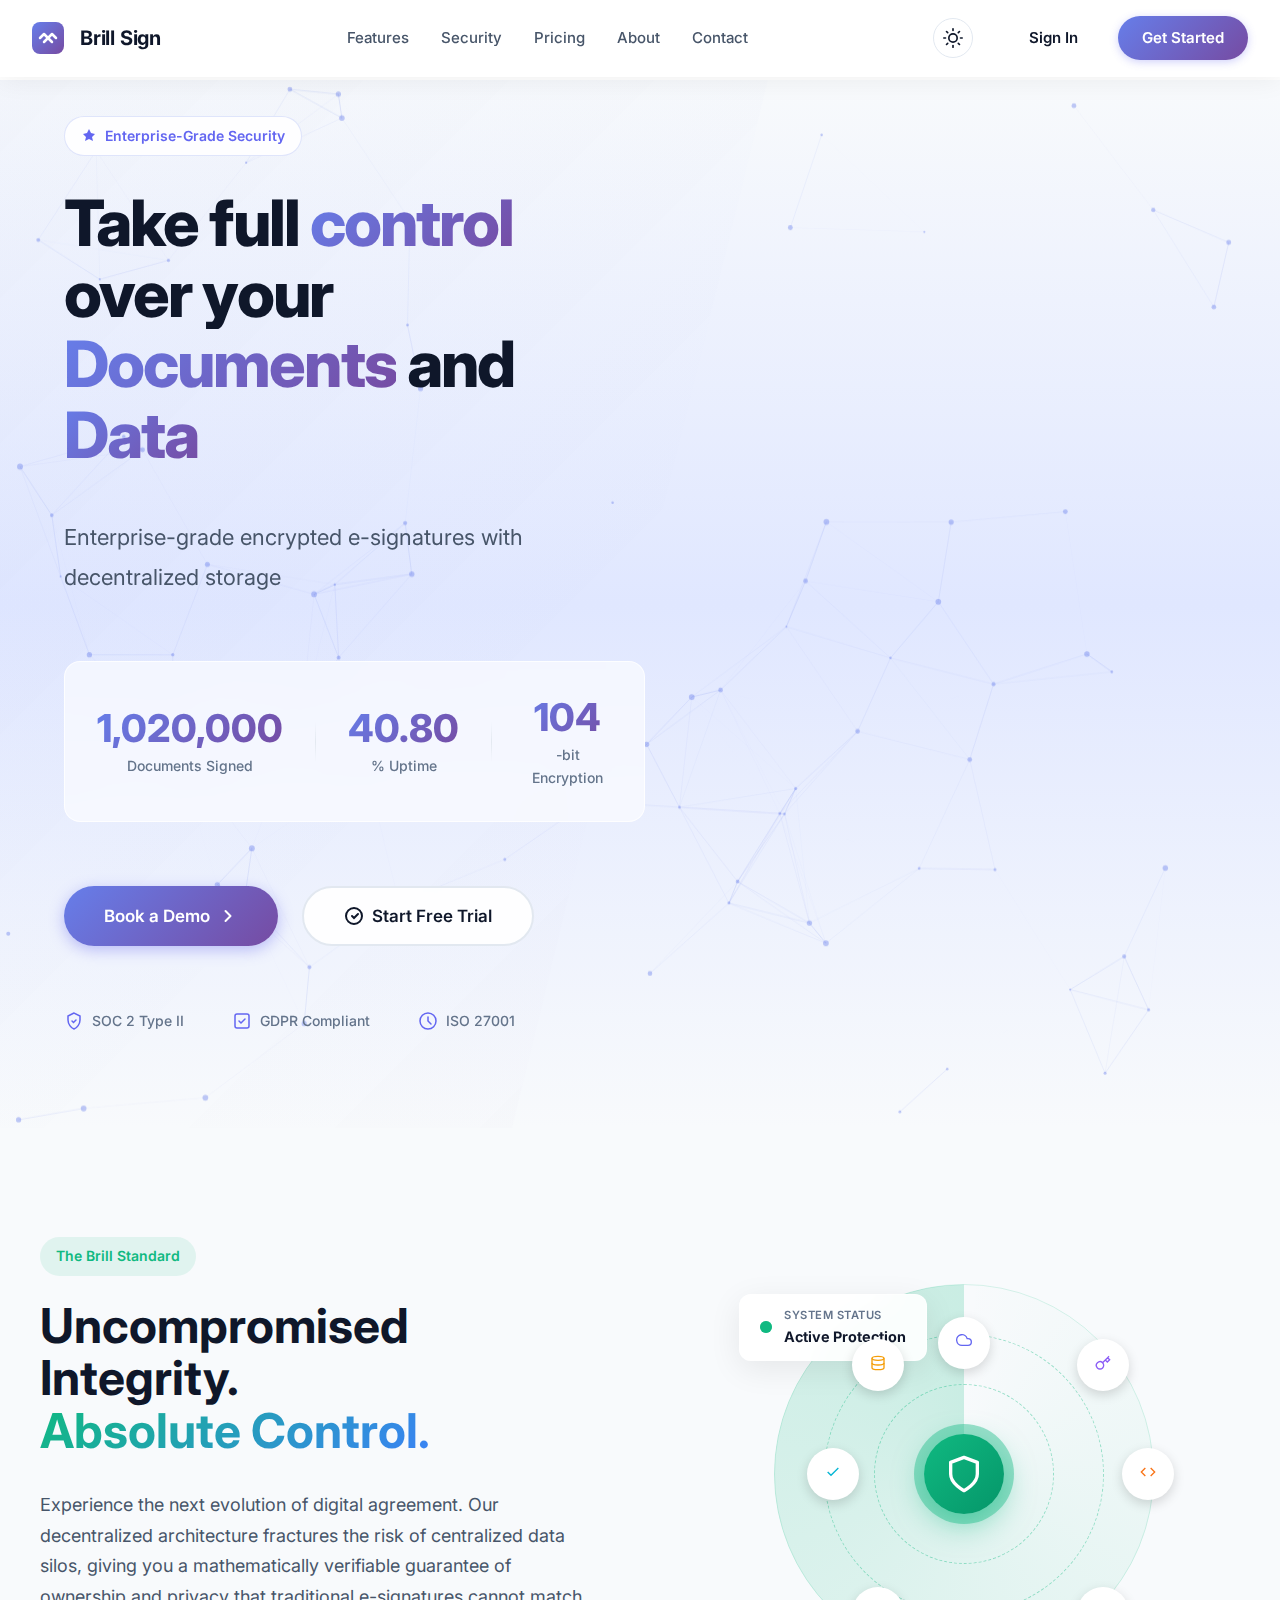
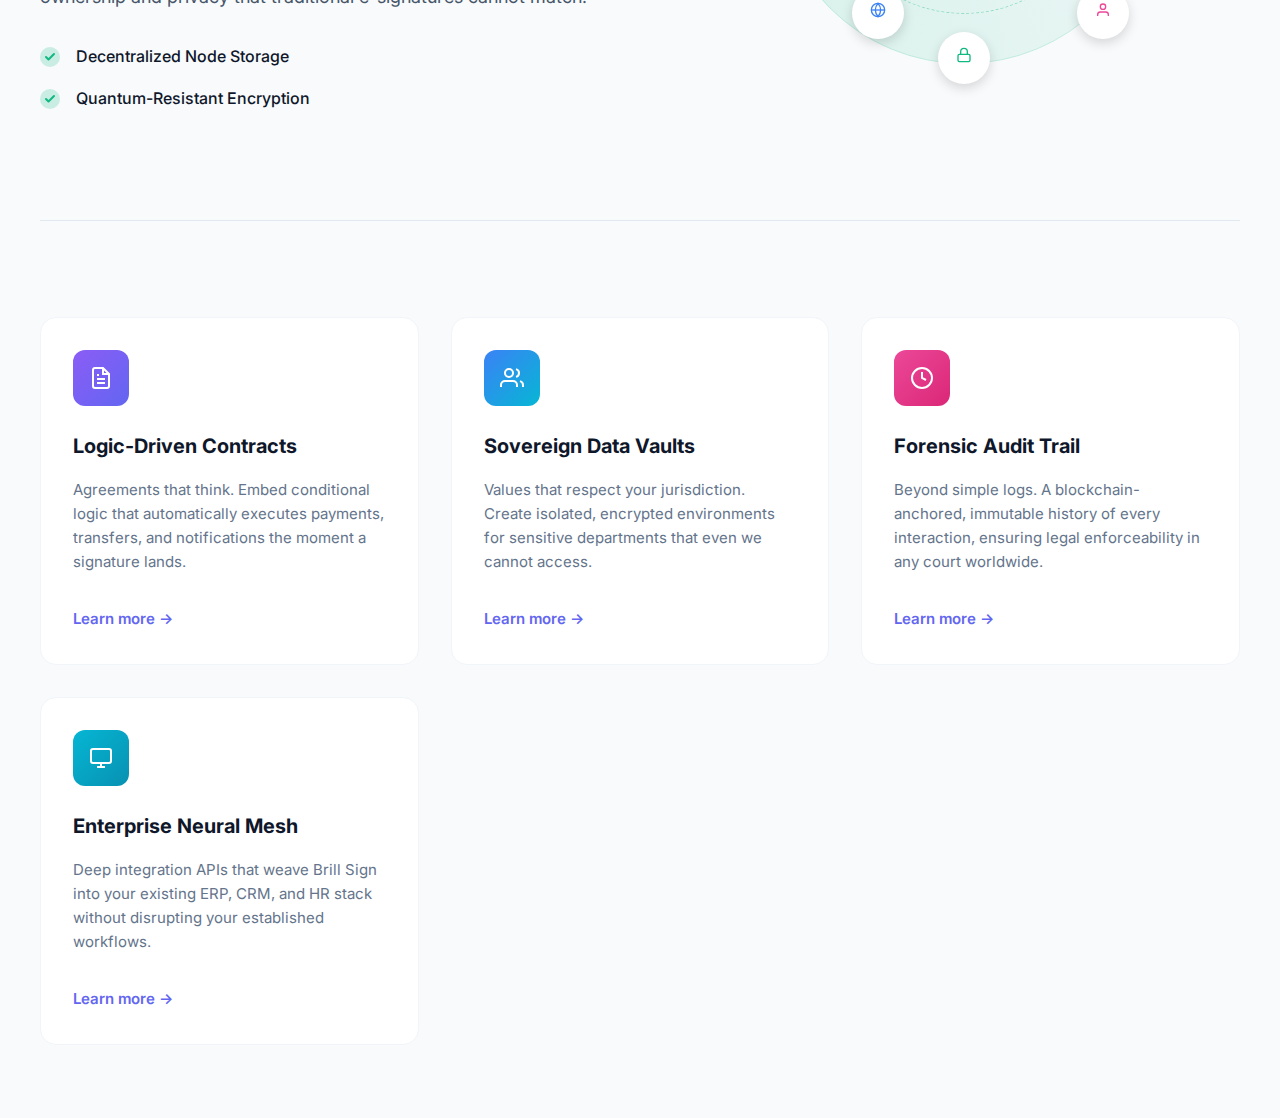
<file: Brill Sign/index.html>
<!DOCTYPE html>
<html lang="en">

<head>
    <meta charset="UTF-8">
    <meta name="viewport" content="width=device-width, initial-scale=1.0">
    <title>Brill Sign - Enterprise-Grade E-Signatures</title>
    <meta name="description"
        content="Enterprise-grade encrypted e-signatures with decentralized storage — built for critical business documents.">
    <link rel="preconnect" href="https://fonts.googleapis.com">
    <link rel="preconnect" href="https://fonts.gstatic.com" crossorigin>
    <link href="https://fonts.googleapis.com/css2?family=Inter:wght@300;400;500;600;700;800&display=swap"
        rel="stylesheet">
    <link rel="stylesheet" href="styles.css">
</head>

<body>
    <!-- Navbar -->
    <nav class="navbar">
        <div class="navbar-container">
            <!-- Logo -->
            <a href="#" class="navbar-logo">
                <svg width="32" height="32" viewBox="0 0 32 32" fill="none">
                    <rect width="32" height="32" rx="8" fill="url(#logo-gradient)" />
                    <path d="M8 16L12 12L16 16L20 12L24 16" stroke="white" stroke-width="2.5" stroke-linecap="round"
                        stroke-linejoin="round" />
                    <path d="M12 20L16 16L20 20" stroke="white" stroke-width="2.5" stroke-linecap="round"
                        stroke-linejoin="round" />
                    <defs>
                        <linearGradient id="logo-gradient" x1="0" y1="0" x2="32" y2="32" gradientUnits="userSpaceOnUse">
                            <stop stop-color="#667eea" />
                            <stop offset="1" stop-color="#764ba2" />
                        </linearGradient>
                    </defs>
                </svg>
                <span class="navbar-brand">Brill Sign</span>
            </a>

            <!-- Desktop Navigation -->
            <ul class="navbar-menu">
                <li><a href="#features" class="navbar-link">Features</a></li>
                <li><a href="#security" class="navbar-link">Security</a></li>
                <li><a href="#pricing" class="navbar-link">Pricing</a></li>
                <li><a href="#about" class="navbar-link">About</a></li>
                <li><a href="#contact" class="navbar-link">Contact</a></li>
            </ul>

            <!-- CTA Buttons -->
            <div class="navbar-actions">
                <button class="theme-toggle" aria-label="Toggle Dark Mode">
                    <svg class="sun-icon" width="20" height="20" viewBox="0 0 24 24" fill="none" stroke="currentColor"
                        stroke-width="2" stroke-linecap="round" stroke-linejoin="round">
                        <circle cx="12" cy="12" r="5"></circle>
                        <line x1="12" y1="1" x2="12" y2="3"></line>
                        <line x1="12" y1="21" x2="12" y2="23"></line>
                        <line x1="4.22" y1="4.22" x2="5.64" y2="5.64"></line>
                        <line x1="18.36" y1="18.36" x2="19.78" y2="19.78"></line>
                        <line x1="1" y1="12" x2="3" y2="12"></line>
                        <line x1="21" y1="12" x2="23" y2="12"></line>
                        <line x1="4.22" y1="19.78" x2="5.64" y2="18.36"></line>
                        <line x1="18.36" y1="5.64" x2="19.78" y2="4.22"></line>
                    </svg>
                    <svg class="moon-icon" width="20" height="20" viewBox="0 0 24 24" fill="none" stroke="currentColor"
                        stroke-width="2" stroke-linecap="round" stroke-linejoin="round">
                        <path d="M21 12.79A9 9 0 1 1 11.21 3 7 7 0 0 0 21 12.79z"></path>
                    </svg>
                </button>

                <a href="#login" class="navbar-btn navbar-btn-secondary">Sign In</a>
                <a href="#signup" class="navbar-btn navbar-btn-primary">Get Started</a>
            </div>

            <!-- Mobile Menu Toggle -->
            <button class="mobile-menu-toggle" aria-label="Toggle menu">
                <span class="hamburger-line"></span>
                <span class="hamburger-line"></span>
                <span class="hamburger-line"></span>
            </button>
        </div>

        <!-- Mobile Menu -->
        <div class="mobile-menu">
            <ul class="mobile-menu-list">
                <li><a href="#features" class="mobile-menu-link">Features</a></li>
                <li><a href="#security" class="mobile-menu-link">Security</a></li>
                <li><a href="#pricing" class="mobile-menu-link">Pricing</a></li>
                <li><a href="#about" class="mobile-menu-link">About</a></li>
                <li><a href="#contact" class="mobile-menu-link">Contact</a></li>
                <li class="mobile-menu-divider"></li>
                <li><a href="#login" class="mobile-menu-link">Sign In</a></li>
                <li><a href="#signup" class="mobile-menu-link mobile-menu-cta">Get Started</a></li>
            </ul>
        </div>
    </nav>

    <!-- Hero Section - Unique Design -->
    <section class="hero-unique">
        <!-- Particle Network Background -->
        <canvas id="particleCanvas" class="particle-canvas"></canvas>

        <!-- Diagonal Split Background -->
        <div class="diagonal-split"></div>

        <!-- Hero Container -->
        <div class="hero-container-unique">
            <!-- Main Content Area -->
            <div class="hero-content-main">
                <!-- Animated Badge -->
                <div class="hero-badge">
                    <svg width="16" height="16" viewBox="0 0 16 16" fill="none">
                        <path d="M8 1L10 5L14 6L11 9L12 13L8 11L4 13L5 9L2 6L6 5L8 1Z" fill="currentColor" />
                    </svg>
                    <span>Enterprise-Grade Security</span>
                </div>

                <!-- Main Headline with Split Treatment -->
                <h1 class="hero-title-unique">
                    <span class="title-line">
                        <span class="title-word" data-word="Take">Take</span>
                        <span class="title-word" data-word="full">full</span>
                        <span class="title-word gradient-word" data-word="control">control</span>
                    </span>
                    <span class="title-line">
                        <span class="title-word" data-word="over">over</span>
                        <span class="title-word" data-word="your">your</span>
                    </span>
                    <span class="title-line">
                        <span class="title-word gradient-word" data-word="Documents">Documents</span>
                        <span class="title-word" data-word="and">and</span>
                        <span class="title-word gradient-word" data-word="Data">Data</span>
                    </span>
                </h1>

                <!-- Morphing Subtitle -->
                <div class="hero-subtitle-unique">
                    <p class="subtitle-text">
                        <span class="morphing-text"
                            data-texts='["Enterprise-grade encrypted e-signatures with decentralized storage", "Built for critical business documents that demand security", "Trusted by Fortune 500 companies worldwide", "Blockchain-verified signatures with military-grade encryption"]'>
                            Enterprise-grade encrypted e-signatures with decentralized storage
                        </span>
                    </p>
                </div>

                <!-- Live Statistics -->
                <div class="hero-stats">
                    <div class="stat-item">
                        <div class="stat-number" data-target="2500000">0</div>
                        <div class="stat-label">Documents Signed</div>
                    </div>
                    <div class="stat-divider"></div>
                    <div class="stat-item">
                        <div class="stat-number" data-target="99.99">0</div>
                        <div class="stat-label">% Uptime</div>
                    </div>
                    <div class="stat-divider"></div>
                    <div class="stat-item">
                        <div class="stat-number" data-target="256">0</div>
                        <div class="stat-label">-bit Encryption</div>
                    </div>
                </div>

                <!-- CTA Buttons -->
                <div class="hero-cta-unique">
                    <button class="btn-unique btn-primary-unique">
                        <span>Book a Demo</span>
                        <svg class="btn-arrow" width="20" height="20" viewBox="0 0 20 20" fill="none">
                            <path d="M7.5 15L12.5 10L7.5 5" stroke="currentColor" stroke-width="2"
                                stroke-linecap="round" stroke-linejoin="round" />
                        </svg>
                    </button>
                    <button class="btn-unique btn-secondary-unique">
                        <svg width="20" height="20" viewBox="0 0 20 20" fill="none">
                            <circle cx="10" cy="10" r="8" stroke="currentColor" stroke-width="2" />
                            <path d="M8 10L10 12L14 8" stroke="currentColor" stroke-width="2" stroke-linecap="round" />
                        </svg>
                        <span>Start Free Trial</span>
                    </button>
                </div>

                <!-- Security Badges -->
                <div class="security-badges">
                    <div class="badge-item">
                        <svg width="20" height="20" viewBox="0 0 20 20" fill="none">
                            <path d="M10 2L4 5V9C4 13 7 17 10 18C13 17 16 13 16 9V5L10 2Z" stroke="currentColor"
                                stroke-width="1.5" />
                            <path d="M8 10L9.5 11.5L12 9" stroke="currentColor" stroke-width="1.5"
                                stroke-linecap="round" />
                        </svg>
                        <span>SOC 2 Type II</span>
                    </div>
                    <div class="badge-item">
                        <svg width="20" height="20" viewBox="0 0 20 20" fill="none">
                            <rect x="3" y="3" width="14" height="14" rx="2" stroke="currentColor" stroke-width="1.5" />
                            <path d="M7 10L9 12L13 8" stroke="currentColor" stroke-width="1.5" stroke-linecap="round" />
                        </svg>
                        <span>GDPR Compliant</span>
                    </div>
                    <div class="badge-item">
                        <svg width="20" height="20" viewBox="0 0 20 20" fill="none">
                            <path
                                d="M10 18C14.4183 18 18 14.4183 18 10C18 5.58172 14.4183 2 10 2C5.58172 2 2 5.58172 2 10C2 14.4183 5.58172 18 10 18Z"
                                stroke="currentColor" stroke-width="1.5" />
                            <path d="M10 6V10L13 13" stroke="currentColor" stroke-width="1.5" stroke-linecap="round" />
                        </svg>
                        <span>ISO 27001</span>
                    </div>
                </div>
            </div>

            <!-- Interactive Signature Canvas -->
            <div class="hero-visual-unique">
                <div class="signature-container">
                    <!-- Holographic Document -->
                    <!-- Original 8 Icon Cards -->
                    <div class="floating-icons">
                        <!-- Icon Card 1 - E-Signature -->
                        <div class="icon-card" style="--delay: 0s;">
                            <div class="icon-wrapper icon-purple">
                                <svg width="32" height="32" viewBox="0 0 32 32" fill="none">
                                    <path d="M8 24L12 20L8 16M16 12L20 8L24 12M4 28H28" stroke="currentColor"
                                        stroke-width="2" stroke-linecap="round" stroke-linejoin="round" />
                                    <path d="M14 20C14 20 16 22 18 20C20 18 22 16 22 16" stroke="currentColor"
                                        stroke-width="2" stroke-linecap="round" />
                                </svg>
                            </div>
                            <span>E-Signature</span>
                        </div>

                        <!-- Icon Card 2 - Documents -->
                        <div class="icon-card" style="--delay: 0.2s;">
                            <div class="icon-wrapper icon-blue">
                                <svg width="32" height="32" viewBox="0 0 32 32" fill="none">
                                    <path
                                        d="M20 4H8C6.89543 4 6 4.89543 6 6V26C6 27.1046 6.89543 28 8 28H24C25.1046 28 26 27.1046 26 26V10L20 4Z"
                                        stroke="currentColor" stroke-width="2" stroke-linecap="round"
                                        stroke-linejoin="round" />
                                    <path d="M20 4V10H26M10 16H22M10 20H22M10 12H14" stroke="currentColor"
                                        stroke-width="2" stroke-linecap="round" />
                                </svg>
                            </div>
                            <span>Documents</span>
                        </div>

                        <!-- Icon Card 3 - Cloud Storage -->
                        <div class="icon-card" style="--delay: 0.4s;">
                            <div class="icon-wrapper icon-cyan">
                                <svg width="32" height="32" viewBox="0 0 32 32" fill="none">
                                    <path
                                        d="M24 20C26.2091 20 28 18.2091 28 16C28 13.7909 26.2091 12 24 12C23.8 12 23.6 12.02 23.4 12.04C22.8 8.68 19.8 6 16 6C11.6 6 8 9.6 8 14C8 14.2 8 14.4 8.02 14.6C5.2 15.2 3 17.8 3 21C3 24.3137 5.68629 27 9 27H24"
                                        stroke="currentColor" stroke-width="2" stroke-linecap="round" />
                                </svg>
                            </div>
                            <span>Cloud Storage</span>
                        </div>

                        <!-- Icon Card 4 - Security -->
                        <div class="icon-card" style="--delay: 0.6s;">
                            <div class="icon-wrapper icon-green">
                                <svg width="32" height="32" viewBox="0 0 32 32" fill="none">
                                    <path d="M16 4L6 8V14C6 20 10 26 16 28C22 26 26 20 26 14V8L16 4Z"
                                        stroke="currentColor" stroke-width="2" stroke-linecap="round"
                                        stroke-linejoin="round" />
                                    <path d="M12 16L14.5 18.5L20 13" stroke="currentColor" stroke-width="2"
                                        stroke-linecap="round" stroke-linejoin="round" />
                                </svg>
                            </div>
                            <span>Security</span>
                        </div>

                        <!-- Icon Card 5 - Verification -->
                        <div class="icon-card" style="--delay: 0.8s;">
                            <div class="icon-wrapper icon-orange">
                                <svg width="32" height="32" viewBox="0 0 32 32" fill="none">
                                    <circle cx="16" cy="16" r="10" stroke="currentColor" stroke-width="2" />
                                    <path d="M12 16L14.5 18.5L20 13" stroke="currentColor" stroke-width="2"
                                        stroke-linecap="round" stroke-linejoin="round" />
                                    <path
                                        d="M16 6V4M16 28V26M26 16H28M4 16H6M23.5 8.5L25 7M7 25L8.5 23.5M23.5 23.5L25 25M7 7L8.5 8.5"
                                        stroke="currentColor" stroke-width="2" stroke-linecap="round" />
                                </svg>
                            </div>
                            <span>Verification</span>
                        </div>

                        <!-- Icon Card 6 - Analytics -->
                        <div class="icon-card" style="--delay: 1s;">
                            <div class="icon-wrapper icon-pink">
                                <svg width="32" height="32" viewBox="0 0 32 32" fill="none">
                                    <path d="M4 26H28M8 22V14M14 22V10M20 22V16M26 22V12" stroke="currentColor"
                                        stroke-width="2" stroke-linecap="round" stroke-linejoin="round" />
                                </svg>
                            </div>
                            <span>Analytics</span>
                        </div>

                        <!-- Icon Card 7 - Blockchain -->
                        <div class="icon-card" style="--delay: 1.2s;">
                            <div class="icon-wrapper icon-indigo">
                                <svg width="32" height="32" viewBox="0 0 32 32" fill="none">
                                    <rect x="6" y="6" width="8" height="8" stroke="currentColor" stroke-width="2" />
                                    <rect x="18" y="6" width="8" height="8" stroke="currentColor" stroke-width="2" />
                                    <rect x="6" y="18" width="8" height="8" stroke="currentColor" stroke-width="2" />
                                    <rect x="18" y="18" width="8" height="8" stroke="currentColor" stroke-width="2" />
                                    <path d="M14 10H18M14 22H18M10 14V18M22 14V18" stroke="currentColor"
                                        stroke-width="2" />
                                </svg>
                            </div>
                            <span>Blockchain</span>
                        </div>

                        <!-- Icon Card 8 - Privacy -->
                        <div class="icon-card" style="--delay: 1.4s;">
                            <div class="icon-wrapper icon-teal">
                                <svg width="32" height="32" viewBox="0 0 32 32" fill="none">
                                    <rect x="8" y="14" width="16" height="12" rx="2" stroke="currentColor"
                                        stroke-width="2" />
                                    <path d="M12 14V10C12 7.79086 13.7909 6 16 6C18.2091 6 20 7.79086 20 10V14M16 19V21"
                                        stroke="currentColor" stroke-width="2" stroke-linecap="round" />
                                </svg>
                            </div>
                            <span>Privacy</span>
                        </div>
                    </div>
                </div>
            </div>
        </div>

    </section>

    <!-- Trust Ecosystem Section -->
    <section class="trust-ecosystem" id="features">
        <div class="ecosystem-container">
            <!-- Part 1: Trust Core Spotlight -->
            <div class="ecosystem-spotlight">
                <div class="spotlight-content">
                    <div class="spotlight-badge">The Brill Standard</div>
                    <h2 class="spotlight-title">Uncompromised Integrity.<br><span class="gradient-text">Absolute
                            Control.</span>
                    </h2>
                    <p class="spotlight-text">
                        Experience the next evolution of digital agreement. Our decentralized architecture fractures the
                        risk of centralized data silos, giving you a mathematically verifiable guarantee of ownership
                        and privacy that traditional e-signatures cannot match.
                    </p>
                    <ul class="spotlight-list">
                        <li>
                            <svg width="20" height="20" viewBox="0 0 20 20" fill="none">
                                <circle cx="10" cy="10" r="10" fill="#10b981" fill-opacity="0.2" />
                                <path d="M14 7L8.5 12.5L6 10" stroke="#10b981" stroke-width="2" stroke-linecap="round"
                                    stroke-linejoin="round" />
                            </svg>
                            Decentralized Node Storage
                        </li>
                        <li>
                            <svg width="20" height="20" viewBox="0 0 20 20" fill="none">
                                <circle cx="10" cy="10" r="10" fill="#10b981" fill-opacity="0.2" />
                                <path d="M14 7L8.5 12.5L6 10" stroke="#10b981" stroke-width="2" stroke-linecap="round"
                                    stroke-linejoin="round" />
                            </svg>
                            Quantum-Resistant Encryption
                        </li>
                    </ul>
                </div>
                <div class="spotlight-visual">
                    <!-- Atomic Orbit Visual -->
                    <!-- Active Defense Shield Visual -->
                    <div class="security-radar">
                        <div class="radar-rings">
                            <div class="radar-ring ring-1"></div>
                            <div class="radar-ring ring-2"></div>
                            <div class="radar-ring ring-3"></div>
                            <div class="radar-sweep"></div>
                        </div>

                        <div class="radar-core">
                            <div class="core-shield">
                                <svg width="48" height="48" viewBox="0 0 24 24" fill="none" class="shield-icon">
                                    <path d="M12 22s8-4 8-10V5l-8-3-8 3v7c0 6 8 10 8 10z" stroke="currentColor"
                                        stroke-width="2" stroke-linecap="round" stroke-linejoin="round" />
                                </svg>
                            </div>
                            <div class="core-pulse"></div>
                        </div>

                        <div class="radar-nodes">
                            <!-- Node 1: Key (Encryption) -->
                            <div class="radar-node node-key" style="--delay: 0s">
                                <span class="node-icon">
                                    <svg width="16" height="16" viewBox="0 0 24 24" fill="none" stroke="currentColor"
                                        stroke-width="2">
                                        <path
                                            d="M21 2l-2 2m-7.61 7.61a5.5 5.5 0 1 1-7.778 7.778 5.5 5.5 0 0 1 7.777-7.777zm0 0L15.5 7.5m0 0l3 3L22 7l-3-3m-3.5 3.5L19 4" />
                                    </svg>
                                </span>
                            </div>

                            <!-- Node 2: Global (Global) -->
                            <div class="radar-node node-global" style="--delay: 1.5s">
                                <span class="node-icon">
                                    <svg width="16" height="16" viewBox="0 0 24 24" fill="none" stroke="currentColor"
                                        stroke-width="2">
                                        <circle cx="12" cy="12" r="10" />
                                        <line x1="2" y1="12" x2="22" y2="12" />
                                        <path
                                            d="M12 2a15.3 15.3 0 0 1 4 10 15.3 15.3 0 0 1-4 10 15.3 15.3 0 0 1-4-10 15.3 15.3 0 0 1 4-10z" />
                                    </svg>
                                </span>
                            </div>

                            <!-- Node 3: User (Identity) -->
                            <div class="radar-node node-user" style="--delay: 3s">
                                <span class="node-icon">
                                    <svg width="16" height="16" viewBox="0 0 24 24" fill="none" stroke="currentColor"
                                        stroke-width="2">
                                        <path d="M20 21v-2a4 4 0 0 0-4-4H8a4 4 0 0 0-4 4v2" />
                                        <circle cx="12" cy="7" r="4" />
                                    </svg>
                                </span>
                            </div>

                            <!-- Node 4: Database (Storage) -->
                            <div class="radar-node node-db" style="--delay: 1s">
                                <span class="node-icon">
                                    <svg width="16" height="16" viewBox="0 0 24 24" fill="none" stroke="currentColor"
                                        stroke-width="2">
                                        <ellipse cx="12" cy="5" rx="9" ry="3" />
                                        <path d="M21 12c0 1.66-4 3-9 3s-9-1.34-9-3" />
                                        <path d="M3 5v14c0 1.66 4 3 9 3s9-1.34 9-3V5" />
                                    </svg>
                                </span>
                            </div>

                            <!-- Node 5: Lock (Security) -->
                            <div class="radar-node node-lock" style="--delay: 2.5s">
                                <span class="node-icon">
                                    <svg width="16" height="16" viewBox="0 0 24 24" fill="none" stroke="currentColor"
                                        stroke-width="2">
                                        <rect x="3" y="11" width="18" height="11" rx="2" ry="2" />
                                        <path d="M7 11V7a5 5 0 0 1 10 0v4" />
                                    </svg>
                                </span>
                            </div>

                            <!-- Node 6: Cloud (Infrastructure) -->
                            <div class="radar-node node-cloud" style="--delay: 0.5s">
                                <span class="node-icon">
                                    <svg width="16" height="16" viewBox="0 0 24 24" fill="none" stroke="currentColor"
                                        stroke-width="2">
                                        <path d="M18 10h-1.26A8 8 0 1 0 9 20h9a5 5 0 0 0 0-10z" />
                                    </svg>
                                </span>
                            </div>

                            <!-- Node 7: Code (Dev) -->
                            <div class="radar-node node-code" style="--delay: 1.2s">
                                <span class="node-icon">
                                    <svg width="16" height="16" viewBox="0 0 24 24" fill="none" stroke="currentColor"
                                        stroke-width="2">
                                        <polyline points="16 18 22 12 16 6" />
                                        <polyline points="8 6 2 12 8 18" />
                                    </svg>
                                </span>
                            </div>

                            <!-- Node 8: Check (Validation) -->
                            <div class="radar-node node-check" style="--delay: 2.8s">
                                <span class="node-icon">
                                    <svg width="16" height="16" viewBox="0 0 24 24" fill="none" stroke="currentColor"
                                        stroke-width="2">
                                        <polyline points="20 6 9 17 4 12" />
                                    </svg>
                                </span>
                            </div>
                        </div>

                        <!-- Professional Status Card -->
                        <div class="status-card">
                            <div class="status-indicator">
                                <div class="status-dot"></div>
                                <div class="status-ping"></div>
                            </div>
                            <div class="status-text">
                                <span class="status-label">System Status</span>
                                <span class="status-value">Active Protection</span>
                            </div>
                        </div>
                    </div>
                </div>
            </div>

            <!-- Part 2: Capabilities Grid -->
            <div class="ecosystem-grid">
                <!-- Card 1 -->
                <div class="capability-card">
                    <div class="card-icon icon-purple">
                        <svg width="24" height="24" viewBox="0 0 24 24" fill="none" stroke="currentColor"
                            stroke-width="2">
                            <path d="M14 2H6a2 2 0 0 0-2 2v16a2 2 0 0 0 2 2h12a2 2 0 0 0 2-2V8z" />
                            <polyline points="14 2 14 8 20 8" />
                            <line x1="16" y1="13" x2="8" y2="13" />
                            <line x1="16" y1="17" x2="8" y2="17" />
                            <polyline points="10 9 9 9 8 9" />
                        </svg>
                    </div>
                    <h3>Logic-Driven Contracts</h3>
                    <p>Agreements that think. Embed conditional logic that automatically executes payments,
                        transfers,
                        and notifications the moment a signature lands.</p>
                    <a href="#" class="card-link">Learn more <span class="arrow">&rarr;</span></a>
                </div>

                <!-- Card 2 -->
                <div class="capability-card">
                    <div class="card-icon icon-blue">
                        <svg width="24" height="24" viewBox="0 0 24 24" fill="none" stroke="currentColor"
                            stroke-width="2">
                            <path d="M17 21v-2a4 4 0 0 0-4-4H5a4 4 0 0 0-4 4v2" />
                            <circle cx="9" cy="7" r="4" />
                            <path d="M23 21v-2a4 4 0 0 0-3-3.87" />
                            <path d="M16 3.13a4 4 0 0 1 0 7.75" />
                        </svg>
                    </div>
                    <h3>Sovereign Data Vaults</h3>
                    <p>Values that respect your jurisdiction. Create isolated, encrypted environments for sensitive
                        departments that even we cannot access.</p>
                    <a href="#" class="card-link">Learn more <span class="arrow">&rarr;</span></a>
                </div>

                <!-- Card 3 -->
                <div class="capability-card">
                    <div class="card-icon icon-pink">
                        <svg width="24" height="24" viewBox="0 0 24 24" fill="none" stroke="currentColor"
                            stroke-width="2">
                            <circle cx="12" cy="12" r="10" />
                            <polyline points="12 6 12 12 16 14" />
                        </svg>
                    </div>
                    <h3>Forensic Audit Trail</h3>
                    <p>Beyond simple logs. A blockchain-anchored, immutable history of every interaction, ensuring
                        legal
                        enforceability in any court worldwide.</p>
                    <a href="#" class="card-link">Learn more <span class="arrow">&rarr;</span></a>
                </div>

                <!-- Card 4 -->
                <div class="capability-card">
                    <div class="card-icon icon-cyan">
                        <svg width="24" height="24" viewBox="0 0 24 24" fill="none" stroke="currentColor"
                            stroke-width="2">
                            <rect x="2" y="3" width="20" height="14" rx="2" ry="2" />
                            <line x1="8" y1="21" x2="16" y2="21" />
                            <line x1="12" y1="17" x2="12" y2="21" />
                        </svg>
                    </div>
                    <h3>Enterprise Neural Mesh</h3>
                    <p>Deep integration APIs that weave Brill Sign into your existing ERP, CRM, and HR stack without
                        disrupting your established workflows.</p>
                    <a href="#" class="card-link">Learn more <span class="arrow">&rarr;</span></a>
                </div>
            </div>
        </div>

        <script src="script.js"></script>
</body>

</html>
</file>
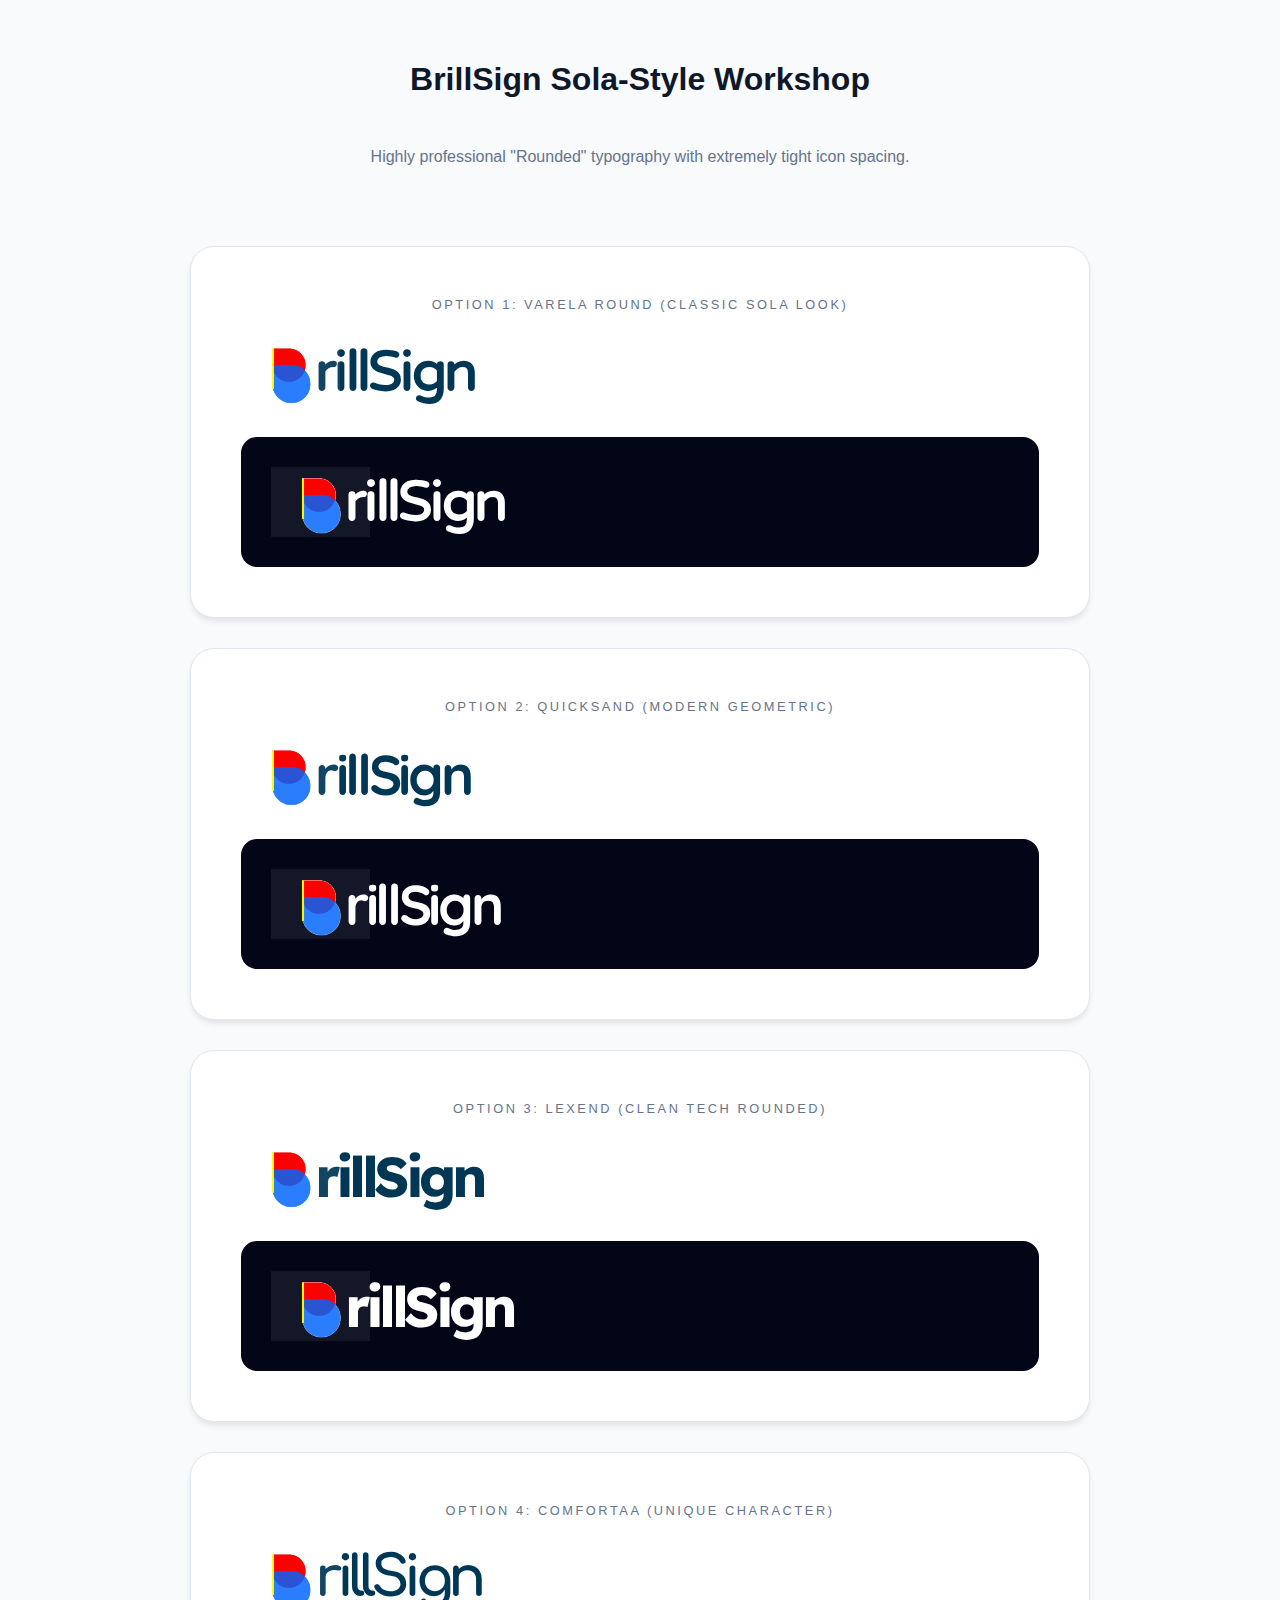
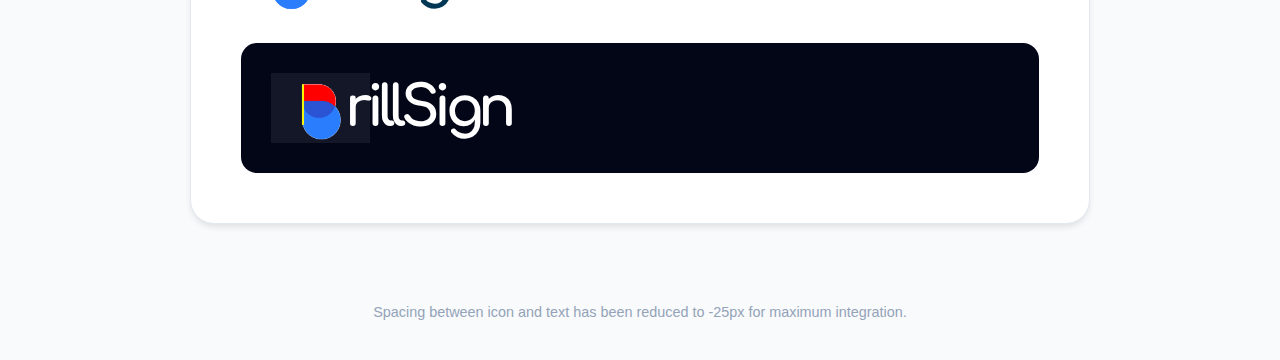
<file: BrillSign Website/logo_preview.html>
<!DOCTYPE html>
<html lang="en">

<head>
    <meta charset="UTF-8">
    <meta name="viewport" content="width=device-width, initial-scale=1.0">
    <title>BrillSign Logo Typography Workshop</title>
    <!-- Professional Google Fonts -->
    <link
        href="https://fonts.googleapis.com/css2?family=Varela+Round&family=Quicksand:wght@700&family=Lexend:wght@700&family=Comfortaa:wght@700&display=swap"
        rel="stylesheet">
    <style>
        body {
            margin: 0;
            padding: 40px;
            font-family: 'Inter', sans-serif;
            background-color: #f8fafc;
            display: flex;
            flex-direction: column;
            align-items: center;
            gap: 40px;
        }

        .logo-container {
            display: flex;
            align-items: center;
            gap: 0;
            color: #003755;
            font-size: 3.5rem;
            font-weight: 800;
            letter-spacing: -0.05em;
            text-decoration: none;
        }

        .logo-icon {
            height: 1.25em;
            width: auto;
            vertical-align: middle;
            margin-right: -25px;
            /* Extremely tight spacing */
            filter: url(#remove-bg);
            /* The transparency filter */
        }

        .workshop-grid {
            display: grid;
            grid-template-columns: 1fr;
            gap: 30px;
            width: 100%;
            max-width: 900px;
        }

        .preview-card {
            padding: 50px;
            border: 1px solid #e2e8f0;
            border-radius: 24px;
            background: white;
            text-align: center;
            box-shadow: 0 4px 6px -1px rgb(0 0 0 / 0.1);
        }

        .style-label {
            font-size: 0.8rem;
            color: #64748b;
            text-transform: uppercase;
            letter-spacing: 0.2em;
            margin-bottom: 25px;
            display: block;
        }

        .dark-version {
            background-color: #020617;
            padding: 30px;
            border-radius: 16px;
            margin-top: 30px;
        }

        .dark-version .logo-container {
            color: #ffffff;
        }

        h1 {
            font-weight: 800;
            color: #0f172a;
            margin-bottom: 0;
        }

        .subtitle {
            color: #64748b;
            margin-top: 10px;
            margin-bottom: 40px;
        }
    </style>
</head>

<body>
    <!-- The background removal filter -->
    <svg style="position: absolute; width: 0; height: 0;">
        <filter id="remove-bg" color-interpolation-filters="sRGB">
            <feColorMatrix type="matrix" values="1 0 0 0 0
                                                 0 1 0 0 0
                                                 0 0 1 0 0
                                                 -1 -1 -1 3 0" />
        </filter>
    </svg>

    <h1>BrillSign Sola-Style Workshop</h1>
    <p class="subtitle">Highly professional "Rounded" typography with extremely tight icon spacing.</p>

    <div class="workshop-grid">

        <!-- Option 1: Varela Round (The "Sola" Match) -->
        <div class="preview-card">
            <span class="style-label">Option 1: Varela Round (Classic Sola Look)</span>
            <a href="#" class="logo-container"
                style="font-family: 'Varela Round', sans-serif; letter-spacing: -0.04em;">
                <img src="assets/brillsign-b.png" class="logo-icon" alt="BrillSign Icon">
                <span>rillSign</span>
            </a>
            <div class="dark-version">
                <a href="#" class="logo-container"
                    style="font-family: 'Varela Round', sans-serif; letter-spacing: -0.04em;">
                    <img src="assets/brillsign-b.png" class="logo-icon" alt="BrillSign Icon">
                    <span>rillSign</span>
                </a>
            </div>
        </div>

        <!-- Option 2: Quicksand (Geometric Rounded) -->
        <div class="preview-card">
            <span class="style-label">Option 2: Quicksand (Modern Geometric)</span>
            <a href="#" class="logo-container"
                style="font-family: 'Quicksand', sans-serif; font-weight: 700; letter-spacing: -0.06em;">
                <img src="assets/brillsign-b.png" class="logo-icon" alt="BrillSign Icon">
                <span>rillSign</span>
            </a>
            <div class="dark-version">
                <a href="#" class="logo-container"
                    style="font-family: 'Quicksand', sans-serif; font-weight: 700; letter-spacing: -0.06em;">
                    <img src="assets/brillsign-b.png" class="logo-icon" alt="BrillSign Icon">
                    <span>rillSign</span>
                </a>
            </div>
        </div>

        <!-- Option 3: Lexend (Precision Rounded) -->
        <div class="preview-card">
            <span class="style-label">Option 3: Lexend (Clean Tech Rounded)</span>
            <a href="#" class="logo-container"
                style="font-family: 'Lexend', sans-serif; font-weight: 700; letter-spacing: -0.08em;">
                <img src="assets/brillsign-b.png" class="logo-icon" alt="BrillSign Icon">
                <span>rillSign</span>
            </a>
            <div class="dark-version">
                <a href="#" class="logo-container"
                    style="font-family: 'Lexend', sans-serif; font-weight: 700; letter-spacing: -0.08em;">
                    <img src="assets/brillsign-b.png" class="logo-icon" alt="BrillSign Icon">
                    <span>rillSign</span>
                </a>
            </div>
        </div>

        <!-- Option 4: Comfortaa (Ultra Soft) -->
        <div class="preview-card">
            <span class="style-label">Option 4: Comfortaa (Unique Character)</span>
            <a href="#" class="logo-container"
                style="font-family: 'Comfortaa', cursive; font-weight: 700; letter-spacing: -0.1em;">
                <img src="assets/brillsign-b.png" class="logo-icon" alt="BrillSign Icon">
                <span>rillSign</span>
            </a>
            <div class="dark-version">
                <a href="#" class="logo-container"
                    style="font-family: 'Comfortaa', cursive; font-weight: 700; letter-spacing: -0.1em;">
                    <img src="assets/brillsign-b.png" class="logo-icon" alt="BrillSign Icon">
                    <span>rillSign</span>
                </a>
            </div>
        </div>

    </div>

    <div style="margin-top: 40px; color: #94a3b8; font-size: 0.9rem;">
        Spacing between icon and text has been reduced to -25px for maximum integration.
    </div>
</body>

</html>
</file>
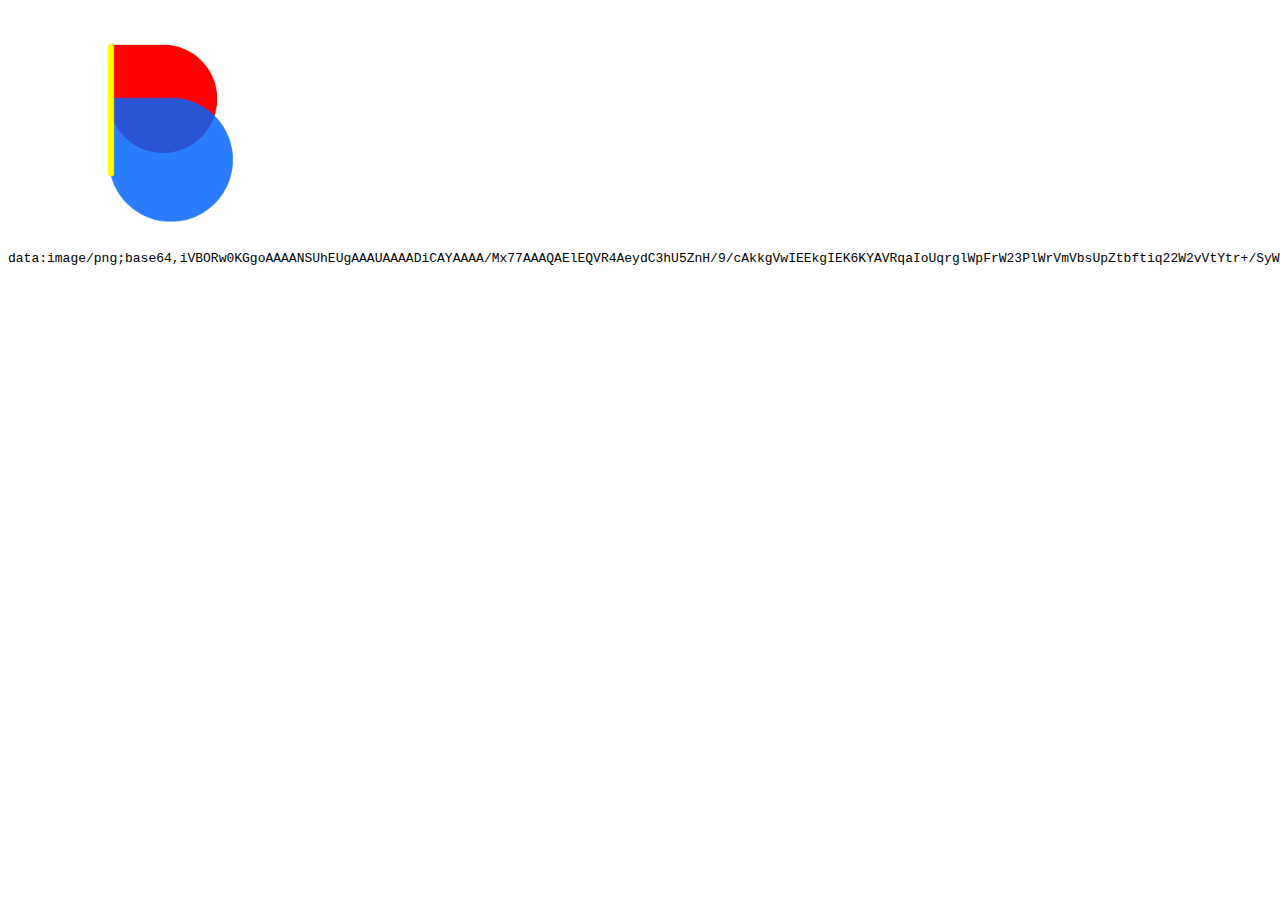
<file: BrillSign Website/remove_bg.html>
<!DOCTYPE html>
<html>

<body>
    <canvas id="canvas"></canvas>
    <pre id="output"></pre>
    <script>
        const img = new Image();
        img.onload = function () {
            const canvas = document.getElementById('canvas');
            const ctx = canvas.getContext('2d');
            canvas.width = img.width;
            canvas.height = img.height;
            ctx.drawImage(img, 0, 0);

            const imageData = ctx.getImageData(0, 0, canvas.width, canvas.height);
            const data = imageData.data;

            // Threshold for "white"
            const threshold = 240;

            for (let i = 0; i < data.length; i += 4) {
                const r = data[i];
                const g = data[i + 1];
                const b = data[i + 2];

                if (r > threshold && g > threshold && b > threshold) {
                    data[i + 3] = 0; // Set alpha to 0
                }
            }

            ctx.putImageData(imageData, 0, 0);
            document.getElementById('output').textContent = canvas.toDataURL('image/png');
        };
        img.src = 'assets/brillsign-b.png';
    </script>
</body>

</html>
</file>
<file: Brill Sign/styles.css>
/* ==========================================
   BRILL SIGN - UNIQUE HOMEPAGE DESIGN
   Modern, Professional, Distinctive
   ========================================== */

/* ==========================================
   RESET & BASE STYLES
   ========================================== */
* {
    margin: 0;
    padding: 0;
    box-sizing: border-box;
}

:root {
    /* Color Palette */
    --color-primary: #6366f1;
    --color-primary-dark: #4f46e5;
    --color-primary-light: #818cf8;
    --color-secondary: #8b5cf6;
    --color-accent: #06b6d4;

    /* Neutral Colors */
    --color-bg-primary: #ffffff;
    --color-bg-secondary: #f8fafc;
    --color-bg-tertiary: #f1f5f9;

    --color-text-primary: #0f172a;
    --color-text-secondary: #475569;
    --color-text-tertiary: #64748b;

    --color-border: #e2e8f0;
    --color-border-light: #f1f5f9;

    /* Gradients */
    --gradient-primary: linear-gradient(135deg, #667eea 0%, #764ba2 100%);
    --gradient-secondary: linear-gradient(135deg, #f093fb 0%, #f5576c 100%);
    --gradient-accent: linear-gradient(135deg, #4facfe 0%, #00f2fe 100%);

    /* Shadows */
    --shadow-sm: 0 1px 2px 0 rgba(0, 0, 0, 0.05);
    --shadow-md: 0 4px 6px -1px rgba(0, 0, 0, 0.1), 0 2px 4px -1px rgba(0, 0, 0, 0.06);
    --shadow-lg: 0 10px 15px -3px rgba(0, 0, 0, 0.1), 0 4px 6px -2px rgba(0, 0, 0, 0.05);
    --shadow-xl: 0 20px 25px -5px rgba(0, 0, 0, 0.1), 0 10px 10px -5px rgba(0, 0, 0, 0.04);

    /* Spacing */
    --spacing-xs: 0.5rem;
    --spacing-sm: 1rem;
    --spacing-md: 1.5rem;
    --spacing-lg: 2rem;
    --spacing-xl: 3rem;
    --spacing-2xl: 4rem;
    --spacing-3xl: 6rem;

    /* Border Radius */
    --radius-sm: 0.375rem;
    --radius-md: 0.5rem;
    --radius-lg: 0.75rem;
    --radius-xl: 1rem;
    --radius-2xl: 1.5rem;
    --radius-full: 9999px;

    /* Typography */
    --font-family: 'Inter', -apple-system, BlinkMacSystemFont, 'Segoe UI', sans-serif;
    --font-weight-normal: 400;
    --font-weight-medium: 500;
    --font-weight-semibold: 600;
    --font-weight-bold: 700;
    --font-weight-extrabold: 800;

    /* Transitions */
    --transition-fast: 150ms cubic-bezier(0.4, 0, 0.2, 1);
    --transition-base: 300ms cubic-bezier(0.4, 0, 0.2, 1);
    --transition-slow: 500ms cubic-bezier(0.4, 0, 0.2, 1);
}

/* Dark Mode Overrides */
[data-theme="dark"] {
    --color-bg-primary: #0f172a;
    --color-bg-secondary: #1e293b;
    --color-bg-tertiary: #334155;

    --color-text-primary: #f8fafc;
    --color-text-secondary: #cbd5e1;
    --color-text-tertiary: #94a3b8;

    --color-border: #334155;
    --color-border-light: #1e293b;

    --shadow-sm: 0 1px 2px 0 rgba(0, 0, 0, 0.5);
    --shadow-md: 0 4px 6px -1px rgba(0, 0, 0, 0.5), 0 2px 4px -1px rgba(0, 0, 0, 0.3);
    --shadow-lg: 0 10px 15px -3px rgba(0, 0, 0, 0.5), 0 4px 6px -2px rgba(0, 0, 0, 0.3);
    --shadow-xl: 0 20px 25px -5px rgba(0, 0, 0, 0.5), 0 10px 10px -5px rgba(0, 0, 0, 0.3);
}

[data-theme="dark"] .navbar {
    background: rgba(15, 23, 42, 0.8);
    border-bottom: 1px solid rgba(255, 255, 255, 0.1);
}

[data-theme="dark"] .icon-card,
[data-theme="dark"] .feature-card,
[data-theme="dark"] .holographic-document,
[data-theme="dark"] .hero-stats {
    background: rgba(30, 41, 59, 0.7);
    border: 1px solid rgba(255, 255, 255, 0.1);
}

[data-theme="dark"] .navbar-link {
    color: var(--color-text-secondary);
}

[data-theme="dark"] .navbar-link:hover {
    color: var(--color-primary-light);
}

[data-theme="dark"] .navbar-btn-secondary {
    color: var(--color-text-primary);
}

[data-theme="dark"] .navbar-btn-secondary:hover {
    background: rgba(129, 140, 248, 0.1);
    color: var(--color-primary-light);
}

[data-theme="dark"] .btn-secondary-unique {
    background: rgba(30, 41, 59, 0.9);
    border-color: var(--color-border);
    color: var(--color-text-primary);
}

[data-theme="dark"] .hero-unique {
    background: linear-gradient(180deg, #0f172a 0%, #1e293b 100%);
}

[data-theme="dark"] .hero-badge {
    background: rgba(30, 41, 59, 0.9);
    border: 1px solid rgba(129, 140, 248, 0.3);
}

/* Theme Toggle Button */
.theme-toggle {
    background: transparent;
    border: 1px solid var(--color-border);
    color: var(--color-text-primary);
    width: 40px;
    height: 40px;
    border-radius: var(--radius-full);
    display: flex;
    align-items: center;
    justify-content: center;
    cursor: pointer;
    transition: all var(--transition-base);
    margin-right: var(--spacing-sm);
}

.theme-toggle:hover {
    background: var(--color-bg-secondary);
    border-color: var(--color-primary);
    color: var(--color-primary);
}

.theme-toggle svg {
    transition: transform var(--transition-base);
}

.theme-toggle:hover svg {
    transform: rotate(15deg);
}

.sun-icon {
    display: block;
}

.moon-icon {
    display: none;
}

[data-theme="dark"] .sun-icon {
    display: none;
}

[data-theme="dark"] .moon-icon {
    display: block;
}


body {
    font-family: var(--font-family);
    color: var(--color-text-primary);
    background-color: var(--color-bg-primary);
    line-height: 1.6;
    -webkit-font-smoothing: antialiased;
    -moz-osx-font-smoothing: grayscale;
    overflow-x: hidden;
    padding-top: 80px;
}

/* ==========================================
   NAVBAR (Keep existing styles)
   ========================================== */
.navbar {
    position: fixed;
    top: 0;
    left: 0;
    right: 0;
    z-index: 1000;
    background: rgba(255, 255, 255, 0.8);
    backdrop-filter: blur(20px);
    border-bottom: 1px solid rgba(255, 255, 255, 0.5);
    box-shadow: 0 4px 24px rgba(0, 0, 0, 0.06);
    transition: all var(--transition-base);
}

.navbar-container {
    max-width: 1600px;
    margin: 0 auto;
    padding: 1rem 2rem;
    display: flex;
    align-items: center;
    justify-content: space-between;
    gap: var(--spacing-lg);
}

.navbar-logo {
    display: flex;
    align-items: center;
    gap: var(--spacing-sm);
    text-decoration: none;
    transition: transform var(--transition-base);
}

.navbar-logo:hover {
    transform: translateY(-2px);
}

.navbar-logo svg {
    flex-shrink: 0;
}

.navbar-brand {
    font-size: 1.25rem;
    font-weight: var(--font-weight-bold);
    color: var(--color-text-primary);
    letter-spacing: -0.01em;
}

.navbar-menu {
    display: flex;
    align-items: center;
    gap: var(--spacing-lg);
    list-style: none;
    margin: 0;
    padding: 0;
}

.navbar-link {
    color: var(--color-text-secondary);
    text-decoration: none;
    font-size: 0.9375rem;
    font-weight: var(--font-weight-medium);
    transition: color var(--transition-base);
    position: relative;
}

.navbar-link::after {
    content: '';
    position: absolute;
    bottom: -4px;
    left: 0;
    width: 0;
    height: 2px;
    background: linear-gradient(135deg, #667eea 0%, #764ba2 100%);
    transition: width var(--transition-base);
}

.navbar-link:hover {
    color: var(--color-primary);
}

.navbar-link:hover::after {
    width: 100%;
}

.navbar-actions {
    display: flex;
    align-items: center;
    gap: var(--spacing-sm);
}

.navbar-btn {
    display: inline-flex;
    align-items: center;
    padding: 0.625rem 1.5rem;
    font-size: 0.9375rem;
    font-weight: var(--font-weight-semibold);
    border-radius: var(--radius-full);
    text-decoration: none;
    transition: all var(--transition-base);
    white-space: nowrap;
}

.navbar-btn-secondary {
    color: var(--color-text-primary);
    background: transparent;
}

.navbar-btn-secondary:hover {
    background: rgba(99, 102, 241, 0.1);
    color: var(--color-primary);
}

.navbar-btn-primary {
    background: linear-gradient(135deg, #667eea 0%, #764ba2 100%);
    color: white;
    box-shadow: 0 2px 8px rgba(99, 102, 241, 0.3);
}

.navbar-btn-primary:hover {
    transform: translateY(-2px);
    box-shadow: 0 4px 12px rgba(99, 102, 241, 0.4);
}

.mobile-menu-toggle {
    display: none;
    flex-direction: column;
    gap: 5px;
    background: none;
    border: none;
    cursor: pointer;
    padding: 0.5rem;
    z-index: 1001;
}

.hamburger-line {
    width: 24px;
    height: 2px;
    background: var(--color-text-primary);
    border-radius: 2px;
    transition: all var(--transition-base);
}

.mobile-menu-toggle.active .hamburger-line:nth-child(1) {
    transform: rotate(45deg) translate(7px, 7px);
}

.mobile-menu-toggle.active .hamburger-line:nth-child(2) {
    opacity: 0;
}

.mobile-menu-toggle.active .hamburger-line:nth-child(3) {
    transform: rotate(-45deg) translate(7px, -7px);
}

.mobile-menu {
    display: none;
    position: fixed;
    top: 80px;
    left: 0;
    right: 0;
    background: rgba(255, 255, 255, 0.95);
    backdrop-filter: blur(20px);
    border-bottom: 1px solid var(--color-border);
    box-shadow: 0 8px 32px rgba(0, 0, 0, 0.08);
    max-height: 0;
    overflow: hidden;
    transition: max-height var(--transition-base);
}

.mobile-menu.active {
    max-height: calc(100vh - 80px);
    overflow-y: auto;
}

.mobile-menu-list {
    list-style: none;
    padding: var(--spacing-lg);
    margin: 0;
}

.mobile-menu-link {
    display: block;
    padding: var(--spacing-sm) var(--spacing-md);
    color: var(--color-text-primary);
    text-decoration: none;
    font-size: 1rem;
    font-weight: var(--font-weight-medium);
    border-radius: var(--radius-md);
    transition: all var(--transition-base);
}

.mobile-menu-link:hover {
    background: rgba(99, 102, 241, 0.1);
    color: var(--color-primary);
}

.mobile-menu-cta {
    background: linear-gradient(135deg, #667eea 0%, #764ba2 100%);
    color: white !important;
    text-align: center;
    margin-top: var(--spacing-sm);
}

.mobile-menu-cta:hover {
    transform: translateY(-2px);
    box-shadow: 0 4px 12px rgba(99, 102, 241, 0.3);
}

.mobile-menu-divider {
    height: 1px;
    background: var(--color-border);
    margin: var(--spacing-md) 0;
}

.navbar.scrolled {
    background: rgba(255, 255, 255, 0.95);
    box-shadow: 0 4px 32px rgba(0, 0, 0, 0.08);
}

/* ==========================================
   UNIQUE HERO SECTION
   ========================================== */
.hero-unique {
    position: relative;
    min-height: 100vh;
    display: flex;
    align-items: center;
    overflow: hidden;
    background: linear-gradient(180deg, #f8fafc 0%, #e0e7ff 50%, #f8fafc 100%);
}

/* Particle Canvas Background */
.particle-canvas {
    position: absolute;
    top: 0;
    left: 0;
    width: 100%;
    height: 100%;
    z-index: 0;
}

/* Diagonal Split */
.diagonal-split {
    position: absolute;
    top: 0;
    left: 0;
    width: 100%;
    height: 100%;
    background: linear-gradient(135deg,
            rgba(102, 126, 234, 0.03) 0%,
            transparent 50%,
            rgba(118, 75, 162, 0.03) 100%);
    clip-path: polygon(0 0, 60% 0, 40% 100%, 0 100%);
    z-index: 1;
}

/* Hero Container */
.hero-container-unique {
    position: relative;
    z-index: 2;
    max-width: 1600px;
    margin: 0 auto;
    padding: var(--spacing-3xl) var(--spacing-2xl);
    display: grid;
    grid-template-columns: 1.1fr 0.9fr;
    gap: var(--spacing-3xl);
    align-items: center;
    min-height: 100vh;
    margin-top: -60px;
}

/* Main Content */
.hero-content-main {
    max-width: 700px;
}

/* Animated Badge */
.hero-badge {
    display: inline-flex;
    align-items: center;
    gap: var(--spacing-xs);
    padding: 0.5rem 1rem;
    background: rgba(255, 255, 255, 0.9);
    backdrop-filter: blur(10px);
    border-radius: var(--radius-full);
    border: 1px solid rgba(102, 126, 234, 0.2);
    color: var(--color-primary);
    font-size: 0.875rem;
    font-weight: var(--font-weight-semibold);
    margin-bottom: var(--spacing-lg);
    animation: fadeSlideDown 0.6s ease-out;
}

.hero-badge svg {
    animation: rotate 3s linear infinite;
}

@keyframes rotate {
    from {
        transform: rotate(0deg);
    }

    to {
        transform: rotate(360deg);
    }
}

@keyframes fadeSlideDown {
    from {
        opacity: 0;
        transform: translateY(-20px);
    }

    to {
        opacity: 1;
        transform: translateY(0);
    }
}

/* Unique Title Treatment */
.hero-title-unique {
    font-size: clamp(2.5rem, 5vw, 5rem);
    font-weight: var(--font-weight-extrabold);
    line-height: 1.1;
    margin-bottom: var(--spacing-xl);
    letter-spacing: -0.03em;
}

.title-line {
    display: block;
    overflow: hidden;
}

.title-word {
    display: inline-block;
    color: var(--color-text-primary);
    animation: wordSlideUp 0.8s cubic-bezier(0.22, 1, 0.36, 1) backwards;
}

.title-word:nth-child(1) {
    animation-delay: 0.1s;
}

.title-word:nth-child(2) {
    animation-delay: 0.2s;
}

.title-word:nth-child(3) {
    animation-delay: 0.3s;
}

.gradient-word {
    background: linear-gradient(135deg, #667eea 0%, #764ba2 50%, #f093fb 100%);
    -webkit-background-clip: text;
    -webkit-text-fill-color: transparent;
    background-clip: text;
    background-size: 200% 200%;
    animation: wordSlideUp 0.8s cubic-bezier(0.22, 1, 0.36, 1) backwards,
        gradientFlow 8s ease infinite;
}

@keyframes wordSlideUp {
    from {
        opacity: 0;
        transform: translateY(100%);
    }

    to {
        opacity: 1;
        transform: translateY(0);
    }
}

@keyframes gradientFlow {

    0%,
    100% {
        background-position: 0% 50%;
    }

    50% {
        background-position: 100% 50%;
    }
}

/* Morphing Subtitle */
.hero-subtitle-unique {
    margin-bottom: var(--spacing-2xl);
    animation: fadeIn 0.8s ease-out 0.4s backwards;
}

.subtitle-text {
    font-size: clamp(1.125rem, 2vw, 1.375rem);
    color: var(--color-text-secondary);
    line-height: 1.8;
    font-weight: var(--font-weight-normal);
}

.morphing-text {
    display: inline-block;
}

@keyframes fadeIn {
    from {
        opacity: 0;
    }

    to {
        opacity: 1;
    }
}

/* Live Statistics */
.hero-stats {
    display: flex;
    align-items: center;
    gap: var(--spacing-lg);
    margin-bottom: var(--spacing-2xl);
    padding: var(--spacing-lg);
    background: rgba(255, 255, 255, 0.6);
    backdrop-filter: blur(20px);
    border-radius: var(--radius-xl);
    border: 1px solid rgba(255, 255, 255, 0.8);
    animation: fadeSlideUp 0.8s ease-out 0.6s backwards;
}

.stat-item {
    flex: 1;
    text-align: center;
}

.stat-number {
    font-size: clamp(1.75rem, 3vw, 2.5rem);
    font-weight: var(--font-weight-extrabold);
    background: linear-gradient(135deg, #667eea 0%, #764ba2 100%);
    -webkit-background-clip: text;
    -webkit-text-fill-color: transparent;
    background-clip: text;
    line-height: 1.2;
}

.stat-label {
    font-size: 0.875rem;
    color: var(--color-text-tertiary);
    font-weight: var(--font-weight-medium);
    margin-top: 0.25rem;
}

.stat-divider {
    width: 1px;
    height: 40px;
    background: linear-gradient(180deg, transparent, var(--color-border), transparent);
}

@keyframes fadeSlideUp {
    from {
        opacity: 0;
        transform: translateY(30px);
    }

    to {
        opacity: 1;
        transform: translateY(0);
    }
}

/* Unique CTA Buttons */
.hero-cta-unique {
    display: flex;
    gap: var(--spacing-md);
    margin-bottom: var(--spacing-2xl);
    flex-wrap: wrap;
    animation: fadeSlideUp 0.8s ease-out 0.8s backwards;
}

.btn-unique {
    display: inline-flex;
    align-items: center;
    gap: var(--spacing-xs);
    padding: 1.125rem 2.5rem;
    font-size: 1.0625rem;
    font-weight: var(--font-weight-semibold);
    border-radius: var(--radius-full);
    border: none;
    cursor: pointer;
    transition: all var(--transition-base);
    font-family: var(--font-family);
    position: relative;
    overflow: hidden;
}

.btn-unique::before {
    content: '';
    position: absolute;
    inset: 0;
    background: linear-gradient(135deg, rgba(255, 255, 255, 0.2) 0%, transparent 100%);
    opacity: 0;
    transition: opacity var(--transition-base);
}

.btn-unique:hover::before {
    opacity: 1;
}

.btn-primary-unique {
    background: linear-gradient(135deg, #667eea 0%, #764ba2 100%);
    color: white;
    box-shadow: 0 4px 15px rgba(99, 102, 241, 0.4);
}

.btn-primary-unique:hover {
    transform: translateY(-3px);
    box-shadow: 0 8px 25px rgba(99, 102, 241, 0.5);
}

.btn-secondary-unique {
    background: rgba(255, 255, 255, 0.9);
    color: var(--color-text-primary);
    border: 2px solid var(--color-border);
    backdrop-filter: blur(10px);
}

.btn-secondary-unique:hover {
    background: rgba(255, 255, 255, 1);
    border-color: var(--color-primary);
    transform: translateY(-3px);
    box-shadow: var(--shadow-lg);
}

.btn-arrow {
    transition: transform var(--transition-base);
}

.btn-unique:hover .btn-arrow {
    transform: translateX(4px);
}

/* Security Badges */
.security-badges {
    display: flex;
    gap: var(--spacing-xl);
    flex-wrap: wrap;
    animation: fadeIn 0.8s ease-out 1s backwards;
}

.badge-item {
    display: flex;
    align-items: center;
    gap: var(--spacing-xs);
    color: var(--color-text-tertiary);
    font-size: 0.875rem;
    font-weight: var(--font-weight-medium);
}

.badge-item svg {
    color: var(--color-primary);
}

/* Hero Visual - Right Side */
.hero-visual-unique {
    position: relative;
    height: 700px;
    display: flex;
    align-items: center;
    justify-content: center;
}

.signature-container {
    position: relative;
    width: 100%;
    height: 100%;
}

/* Signature Canvas */
.signature-canvas {
    position: absolute;
    top: 50%;
    left: 50%;
    transform: translate(-50%, -50%);
    width: 400px;
    height: 400px;
    z-index: 1;
}

/* Holographic Document */
.holographic-document {
    position: absolute;
    top: 50%;
    left: 50%;
    transform: translate(-50%, -50%);
    width: 350px;
    padding: var(--spacing-xl);
    background: rgba(255, 255, 255, 0.7);
    backdrop-filter: blur(30px);
    border-radius: var(--radius-2xl);
    border: 1px solid rgba(255, 255, 255, 0.9);
    box-shadow: 0 20px 60px rgba(0, 0, 0, 0.1);
    animation: floatDocument 6s ease-in-out infinite, fadeIn 1s ease-out;
}

@keyframes floatDocument {

    0%,
    100% {
        transform: translate(-50%, -50%) rotateY(0deg) rotateX(0deg);
    }

    50% {
        transform: translate(-50%, -50%) rotateY(5deg) rotateX(2deg);
    }
}

.document-header {
    display: flex;
    align-items: center;
    gap: var(--spacing-sm);
    margin-bottom: var(--spacing-lg);
}

.doc-icon {
    width: 32px;
    height: 32px;
    background: linear-gradient(135deg, #667eea 0%, #764ba2 100%);
    border-radius: var(--radius-md);
}

.doc-title {
    font-size: 1.125rem;
    font-weight: var(--font-weight-semibold);
    color: var(--color-text-primary);
}

.document-lines {
    margin-bottom: var(--spacing-lg);
}

.doc-line {
    height: 8px;
    background: linear-gradient(90deg, var(--color-border) 0%, transparent 100%);
    border-radius: var(--radius-sm);
    margin-bottom: var(--spacing-sm);
}

.doc-line.short {
    width: 60%;
}

.doc-line.medium {
    width: 80%;
}

.signature-line {
    margin-top: var(--spacing-lg);
    padding-top: var(--spacing-lg);
    border-top: 2px dashed var(--color-border);
}

.signature-placeholder {
    margin-bottom: var(--spacing-xs);
}

.signature-path {
    stroke-dasharray: 200;
    stroke-dashoffset: 200;
    animation: drawSignature 3s ease-in-out infinite;
}

@keyframes drawSignature {

    0%,
    100% {
        stroke-dashoffset: 200;
    }

    50% {
        stroke-dashoffset: 0;
    }
}

.signature-label {
    font-size: 0.75rem;
    color: var(--color-text-tertiary);
    font-weight: var(--font-weight-medium);
}

.verification-badge {
    display: inline-flex;
    align-items: center;
    gap: var(--spacing-xs);
    padding: 0.5rem 1rem;
    background: rgba(16, 185, 129, 0.1);
    border-radius: var(--radius-full);
    font-size: 0.875rem;
    font-weight: var(--font-weight-semibold);
    color: #10b981;
}

/* Floating Feature Cards */
.feature-card {
    position: absolute;
    display: flex;
    flex-direction: column;
    align-items: center;
    gap: var(--spacing-xs);
    padding: var(--spacing-md);
    background: rgba(255, 255, 255, 0.8);
    backdrop-filter: blur(20px);
    border-radius: var(--radius-xl);
    border: 1px solid rgba(255, 255, 255, 0.9);
    box-shadow: 0 8px 32px rgba(0, 0, 0, 0.08);
    animation: floatCard 4s ease-in-out infinite;
    cursor: pointer;
    transition: all var(--transition-base);
}

.feature-card:hover {
    transform: translateY(-8px) scale(1.05);
    box-shadow: 0 12px 48px rgba(0, 0, 0, 0.12);
}

.card-1 {
    top: 10%;
    left: 5%;
    animation-delay: 0s;
}

.card-2 {
    top: 60%;
    left: 10%;
    animation-delay: 1.3s;
}

.card-3 {
    top: 30%;
    right: 5%;
    animation-delay: 2.6s;
}

@keyframes floatCard {

    0%,
    100% {
        transform: translateY(0);
    }

    50% {
        transform: translateY(-15px);
    }
}

.feature-icon {
    font-size: 2rem;
}

.feature-text {
    font-size: 0.875rem;
    font-weight: var(--font-weight-semibold);
    color: var(--color-text-primary);
    text-align: center;
    white-space: nowrap;
}

/* Scroll Indicator */
.scroll-indicator {
    position: absolute;
    bottom: var(--spacing-2xl);
    left: 50%;
    transform: translateX(-50%);
    display: flex;
    flex-direction: column;
    align-items: center;
    gap: var(--spacing-xs);
    z-index: 10;
    animation: fadeIn 1s ease-out 1.5s backwards;
}

.scroll-text {
    font-size: 0.875rem;
    color: var(--color-text-tertiary);
    font-weight: var(--font-weight-medium);
}

.scroll-arrow {
    animation: bounce 2s ease-in-out infinite;
}

.scroll-arrow svg {
    color: var(--color-primary);
}

@keyframes bounce {

    0%,
    100% {
        transform: translateY(0);
    }

    50% {
        transform: translateY(10px);
    }
}

/* ==========================================
   ORIGINAL ICON CARDS
   ========================================== */
.floating-icons {
    position: relative;
    width: 100%;
    height: 100%;
    top: -60px;
}

.icon-card {
    position: absolute;
    display: flex;
    flex-direction: column;
    align-items: center;
    gap: var(--spacing-sm);
    padding: var(--spacing-lg);
    background: rgba(255, 255, 255, 0.7);
    backdrop-filter: blur(20px);
    border-radius: var(--radius-xl);
    border: 1px solid rgba(255, 255, 255, 0.8);
    box-shadow: 0 8px 32px rgba(0, 0, 0, 0.08);
    transition: all var(--transition-base);
    cursor: pointer;

    /* Animation */
    opacity: 0;
    animation: floatIn 0.8s ease-out forwards, floatIdle 6s ease-in-out infinite;
    animation-delay: var(--delay), calc(var(--delay) + 0.8s);
}

.icon-card:hover {
    transform: translateY(-8px) scale(1.05);
    box-shadow: 0 12px 48px rgba(0, 0, 0, 0.15);
}

/* Individual positioning for each icon card */
.icon-card:nth-child(1) {
    left: 15%;
    top: 8%;
}

.icon-card:nth-child(2) {
    left: 70%;
    top: 8%;
}

.icon-card:nth-child(3) {
    left: 5%;
    top: 42%;
}

.icon-card:nth-child(4) {
    left: 42%;
    top: 58%;
}

.icon-card:nth-child(5) {
    left: 10%;
    top: 78%;
}

.icon-card:nth-child(6) {
    left: 78%;
    top: 38%;
}

.icon-card:nth-child(7) {
    left: 40%;
    top: 25%;
}

.icon-card:nth-child(8) {
    left: 72%;
    top: 75%;
}

@keyframes floatIn {
    from {
        opacity: 0;
        transform: translateY(30px) scale(0.8);
    }

    to {
        opacity: 1;
        transform: translateY(0) scale(1);
    }
}

@keyframes floatIdle {

    0%,
    100% {
        transform: translateY(0);
    }

    50% {
        transform: translateY(-15px);
    }
}

.icon-wrapper {
    width: 72px;
    height: 72px;
    border-radius: var(--radius-xl);
    display: flex;
    align-items: center;
    justify-content: center;
    position: relative;
    overflow: hidden;
    transition: all var(--transition-base);
}

.icon-wrapper svg {
    position: relative;
    z-index: 1;
    color: white;
}

.icon-card span {
    font-size: 0.9375rem;
    font-weight: var(--font-weight-semibold);
    color: var(--color-text-primary);
    white-space: nowrap;
}

/* Icon Colors */
.icon-purple {
    background: linear-gradient(135deg, #8b5cf6 0%, #6366f1 100%);
}

.icon-blue {
    background: linear-gradient(135deg, #3b82f6 0%, #06b6d4 100%);
}

.icon-cyan {
    background: linear-gradient(135deg, #06b6d4 0%, #0891b2 100%);
}

.icon-green {
    background: linear-gradient(135deg, #10b981 0%, #059669 100%);
}

.icon-orange {
    background: linear-gradient(135deg, #f59e0b 0%, #ea580c 100%);
}

.icon-pink {
    background: linear-gradient(135deg, #ec4899 0%, #db2777 100%);
}

.icon-indigo {
    background: linear-gradient(135deg, #6366f1 0%, #4f46e5 100%);
}

.icon-teal {
    background: linear-gradient(135deg, #14b8a6 0%, #0d9488 100%);
}

/* ==========================================
   RESPONSIVE DESIGN
   ========================================== */

@media (max-width: 1200px) {
    .hero-container-unique {
        max-width: 1200px;
        padding: var(--spacing-2xl) var(--spacing-xl);
        gap: var(--spacing-2xl);
    }

    .navbar-container {
        padding: 1rem var(--spacing-xl);
    }
}

@media (max-width: 1024px) {
    .navbar-menu {
        display: none;
    }

    .navbar-actions {
        display: none;
    }

    .mobile-menu-toggle {
        display: flex;
    }

    .mobile-menu {
        display: block;
    }

    .hero-container-unique {
        grid-template-columns: 1fr;
        gap: var(--spacing-3xl);
        padding: var(--spacing-2xl) var(--spacing-lg);
    }

    .hero-content-main {
        max-width: 100%;
        text-align: center;
    }

    .hero-badge {
        margin-left: auto;
        margin-right: auto;
    }

    .hero-cta-unique {
        justify-content: center;
    }

    .security-badges {
        justify-content: center;
    }

    .hero-visual-unique {
        height: 550px;
    }

    .diagonal-split {
        clip-path: polygon(0 0, 100% 0, 100% 50%, 0 50%);
    }
}

@media (max-width: 768px) {
    .hero-unique {
        min-height: auto;
        padding: var(--spacing-3xl) 0;
    }

    .hero-title-unique {
        font-size: 2.5rem;
    }

    .hero-stats {
        flex-direction: column;
        gap: var(--spacing-md);
    }

    .stat-divider {
        display: none;
    }

    .hero-cta-unique {
        flex-direction: column;
        width: 100%;
    }

    .btn-unique {
        width: 100%;
        justify-content: center;
    }

    .hero-visual-unique {
        height: 450px;
    }

    .holographic-document {
        width: 300px;
        padding: var(--spacing-lg);
    }

    .feature-card {
        padding: var(--spacing-sm);
    }

    .security-badges {
        flex-direction: column;
        align-items: center;
        gap: var(--spacing-sm);
    }
}

@media (max-width: 480px) {
    .hero-container-unique {
        padding: var(--spacing-lg) var(--spacing-sm);
    }

    .hero-title-unique {
        font-size: 2rem;
    }

    .subtitle-text {
        font-size: 1rem;
    }

    .hero-visual-unique {
        height: 400px;
    }

    .holographic-document {
        width: 260px;
    }

    .feature-card {
        display: none;
    }
}

/* ==========================================
   ACCESSIBILITY
   ========================================== */

@media (prefers-reduced-motion: reduce) {

    *,
    *::before,
    *::after {
        animation-duration: 0.01ms !important;
        animation-iteration-count: 1 !important;
        transition-duration: 0.01ms !important;
    }
}

.btn-unique:focus-visible {
    outline: 3px solid var(--color-primary);
    outline-offset: 3px;
}

@media (prefers-contrast: high) {
    .hero-unique {
        background: white;
    }

    .holographic-document {
        border: 2px solid currentColor;
    }
}

/* ==========================================
   TRUST ECOSYSTEM SECTION
   ========================================== */
.trust-ecosystem {
    padding: var(--spacing-3xl) var(--spacing-xs);
    background: var(--color-bg-secondary);
    position: relative;
    overflow: hidden;
}

.ecosystem-container {
    max-width: 1400px;
    margin: 0 auto;
    padding: 0 var(--spacing-lg);
}

/* Part 1: Spotlight (Text + Orbit Visual) */
.ecosystem-spotlight {
    display: grid;
    grid-template-columns: 1fr 1fr;
    gap: var(--spacing-3xl);
    align-items: center;
    margin-bottom: var(--spacing-3xl);
}

.spotlight-content {
    max-width: 600px;
}

.spotlight-badge {
    display: inline-block;
    padding: 0.5rem 1rem;
    background: rgba(16, 185, 129, 0.1);
    color: #10b981;
    font-size: 0.875rem;
    font-weight: var(--font-weight-semibold);
    border-radius: var(--radius-full);
    margin-bottom: var(--spacing-md);
}

.spotlight-title {
    font-size: clamp(2rem, 4vw, 3rem);
    font-weight: var(--font-weight-bold);
    line-height: 1.1;
    margin-bottom: var(--spacing-lg);
    color: var(--color-text-primary);
}

.gradient-text {
    background: linear-gradient(135deg, #10b981 0%, #3b82f6 100%);
    -webkit-background-clip: text;
    -webkit-text-fill-color: transparent;
    background-clip: text;
}

.spotlight-text {
    font-size: 1.125rem;
    color: var(--color-text-secondary);
    line-height: 1.7;
    margin-bottom: var(--spacing-lg);
}

.spotlight-list {
    list-style: none;
    display: flex;
    flex-direction: column;
    gap: var(--spacing-sm);
}

.spotlight-list li {
    display: flex;
    align-items: center;
    gap: var(--spacing-sm);
    color: var(--color-text-primary);
    font-weight: var(--font-weight-medium);
}

/* Active Defense Shield Visual */
.spotlight-visual {
    position: relative;
    height: 500px;
    display: flex;
    align-items: center;
    justify-content: center;
}

.security-radar {
    position: relative;
    width: 450px;
    height: 450px;
    display: flex;
    align-items: center;
    justify-content: center;
}

.radar-rings {
    position: absolute;
    inset: 0;
    pointer-events: none;
}

.radar-ring {
    position: absolute;
    top: 50%;
    left: 50%;
    transform: translate(-50%, -50%);
    border: 1px dashed rgba(16, 185, 129, 0.4);
    /* Increased opacity */
    border-radius: 50%;
}

.radar-ring.ring-1 {
    width: 180px;
    height: 180px;
}

.radar-ring.ring-2 {
    width: 280px;
    height: 280px;
}

.radar-ring.ring-3 {
    width: 380px;
    height: 380px;
    border-style: solid;
    border-color: rgba(16, 185, 129, 0.15);
    /* Slightly clearer */
}

/* Radar Sweep Effect */
.radar-sweep {
    position: absolute;
    top: 50%;
    left: 50%;
    width: 190px;
    height: 190px;
    background: conic-gradient(from 0deg, transparent 0deg, rgba(16, 185, 129, 0.2) 360deg);
    /* Increased opacity */
    border-radius: 50%;
    transform-origin: top left;
    transform: translate(-50%, -50%) rotate(0deg);
    /* Adjust origin offset */
    animation: radarSpin 4s linear infinite;
    clip-path: circle(50%);
    /* Better alignment for sweep */
    margin-top: -190px;
    margin-left: -190px;
    width: 380px;
    height: 380px;
    transform: none;
    transform-origin: center center;
}

@keyframes radarSpin {
    from {
        transform: rotate(0deg);
    }

    to {
        transform: rotate(360deg);
    }
}

.radar-core {
    position: relative;
    width: 100px;
    height: 100px;
    z-index: 10;
    display: flex;
    align-items: center;
    justify-content: center;
}

.core-shield {
    width: 80px;
    height: 80px;
    background: linear-gradient(135deg, #10b981 0%, #059669 100%);
    border-radius: 50%;
    display: flex;
    align-items: center;
    justify-content: center;
    color: white;
    z-index: 2;
    box-shadow: 0 10px 30px rgba(16, 185, 129, 0.5);
    /* Stronger shadow */
    position: relative;
}

.shield-icon {
    width: 40px;
    height: 40px;
}

.core-pulse {
    position: absolute;
    top: 50%;
    left: 50%;
    transform: translate(-50%, -50%);
    width: 100%;
    height: 100%;
    background: rgba(16, 185, 129, 0.4);
    border-radius: 50%;
    animation: pulseWave 2s infinite;
    z-index: 1;
}

@keyframes pulseWave {
    0% {
        transform: translate(-50%, -50%) scale(1);
        opacity: 0.8;
    }

    100% {
        transform: translate(-50%, -50%) scale(2.5);
        opacity: 0;
    }
}

/* Floating Nodes */
.radar-nodes {
    position: absolute;
    inset: 0;
    pointer-events: none;
}

.radar-node {
    position: absolute;
    width: 52px;
    /* Slightly larger */
    height: 52px;
    background: white;
    border-radius: 50%;
    display: flex;
    align-items: center;
    justify-content: center;
    box-shadow: 0 4px 12px rgba(0, 0, 0, 0.15);
    /* Stronger shadow */
    color: #4f46e5;
    /* Primary color */
    animation: floatNode 6s ease-in-out infinite;
    animation-delay: var(--delay);
    z-index: 5;
}

/* Node 1: Key (Purple) - Position: Top-Right (NE) */
.node-key {
    top: 20%;
    left: 75%;
    color: #8b5cf6;
}

/* Node 2: Global (Blue) - Position: Bottom-Left (SW) */
.node-global {
    top: 75%;
    left: 25%;
    color: #3b82f6;
}

/* Node 3: User (Pink) - Position: Bottom-Right (SE) */
.node-user {
    top: 75%;
    left: 75%;
    color: #ec4899;
}

/* Node 4: Database (Amber) - Position: Top-Left (NW) */
.node-db {
    top: 20%;
    left: 25%;
    color: #f59e0b;
}

/* Node 5: Lock (Green) - Position: Bottom (S) */
.node-lock {
    top: 85%;
    left: 50%;
    transform: translateX(-50%);
    color: #10b981;
}

/* Node 6: Cloud (Indigo) - Position: Top (N) */
.node-cloud {
    top: 15%;
    left: 50%;
    transform: translateX(-50%);
    color: #6366f1;
}

/* Node 7: Code (Orange) - Position: Right (E) */
.node-code {
    top: 50%;
    left: 85%;
    transform: translateY(-50%);
    color: #f97316;
}

/* Node 8: Check (Cyan) - Position: Left (W) */
.node-check {
    top: 50%;
    left: 15%;
    transform: translateY(-50%);
    color: #06b6d4;
}

@keyframes floatNode {

    0%,
    100% {
        transform: translate(var(--tx, 0), var(--ty, 0)) scale(1);
    }

    50% {
        transform: translate(var(--tx, 0), calc(var(--ty, 0) - 10px)) scale(1.05);
    }
}

/* Specific transform corrections for the centered nodes to keep them centered during float */
.node-lock,
.node-cloud {
    --tx: -50%;
    --ty: 0;
}

.node-code,
.node-check {
    --tx: 0;
    --ty: -50%;
}

.node-key,
.node-global,
.node-user,
.node-db {
    --tx: 0;
    --ty: 0;
}

/* Status Card */
.status-card {
    position: absolute;
    top: 10%;
    left: 0;
    background: rgba(255, 255, 255, 0.9);
    backdrop-filter: blur(10px);
    padding: 0.75rem 1.25rem;
    border-radius: 12px;
    border: 1px solid rgba(255, 255, 255, 0.5);
    box-shadow: 0 8px 32px rgba(0, 0, 0, 0.08);
    /* Glassmorphism */
    display: flex;
    align-items: center;
    gap: 12px;
    animation: fadeIn 0.8s ease-out 0.5s backwards;
}

.status-indicator {
    position: relative;
    width: 12px;
    height: 12px;
}

.status-dot {
    width: 100%;
    height: 100%;
    background: #10b981;
    border-radius: 50%;
}

.status-ping {
    position: absolute;
    top: 0;
    left: 0;
    width: 100%;
    height: 100%;
    background: #10b981;
    border-radius: 50%;
    opacity: 0.5;
    animation: statusPing 1.5s cubic-bezier(0, 0, 0.2, 1) infinite;
}

@keyframes statusPing {

    75%,
    100% {
        transform: scale(2);
        opacity: 0;
    }
}

.status-text {
    display: flex;
    flex-direction: column;
}

.status-label {
    font-size: 0.7rem;
    color: var(--color-text-tertiary);
    text-transform: uppercase;
    letter-spacing: 0.5px;
    font-weight: 600;
}

.status-value {
    font-size: 0.9rem;
    color: var(--color-text-primary);
    font-weight: 700;
}

/* Dark mode adjustments */
[data-theme="dark"] .radar-ring {
    border-color: rgba(16, 185, 129, 0.1);
}

[data-theme="dark"] .radar-node {
    background: #1e293b;
    color: #f8fafc;
    box-shadow: 0 4px 12px rgba(0, 0, 0, 0.3);
}

[data-theme="dark"] .status-card {
    background: rgba(30, 41, 59, 0.8);
    border-color: rgba(255, 255, 255, 0.1);
}

[data-theme="dark"] .shield-icon {
    color: white;
}

/* Keep shield icon white in dark mode */

/* Part 2: Capabilities Grid */
.ecosystem-grid {
    display: grid;
    grid-template-columns: repeat(auto-fit, minmax(280px, 1fr));
    gap: var(--spacing-lg);
    padding-top: var(--spacing-3xl);
    border-top: 1px solid var(--color-border);
}

.capability-card {
    background: var(--color-bg-primary);
    padding: var(--spacing-lg);
    border-radius: var(--radius-xl);
    border: 1px solid var(--color-border-light);
    transition: all var(--transition-base);
    position: relative;
    overflow: hidden;
}

.capability-card:hover {
    transform: translateY(-5px);
    box-shadow: var(--shadow-xl);
    border-color: var(--color-primary-light);
}

.card-icon {
    width: 56px;
    height: 56px;
    border-radius: var(--radius-lg);
    display: flex;
    align-items: center;
    justify-content: center;
    margin-bottom: var(--spacing-md);
    color: white;
}

.capability-card h3 {
    font-size: 1.25rem;
    margin-bottom: var(--spacing-sm);
    color: var(--color-text-primary);
}

.capability-card p {
    color: var(--color-text-tertiary);
    font-size: 0.9375rem;
    line-height: 1.6;
    margin-bottom: var(--spacing-lg);
}

.card-link {
    text-decoration: none;
    color: var(--color-primary);
    font-weight: var(--font-weight-semibold);
    font-size: 0.9375rem;
    display: inline-flex;
    align-items: center;
    gap: 4px;
}

.card-link .arrow {
    transition: transform 0.2s;
}

.capability-card:hover .card-link .arrow {
    transform: translateX(4px);
}

/* Responsive adjustments for Ecosystem */
@media (max-width: 1024px) {
    .ecosystem-spotlight {
        grid-template-columns: 1fr;
        text-align: center;
    }

    .spotlight-content {
        margin: 0 auto;
    }

    .spotlight-list {
        align-items: center;
    }

    .spotlight-visual {
        height: 400px;
    }

    .orbit-system {
        width: 320px;
        height: 320px;
    }

    .ring-3 {
        width: 320px;
        height: 320px;
    }

    .ring-2 {
        width: 240px;
        height: 240px;
    }

    .ring-1 {
        width: 160px;
        height: 160px;
    }
}

@media (max-width: 768px) {
    .spotlight-title {
        font-size: 2rem;
    }

    .ecosystem-grid {
        grid-template-columns: 1fr;
    }
}

/* ==========================================
   DARK MODE FIXES (High Specificity)
   ========================================== */
[data-theme="dark"] .navbar {
    background: rgba(15, 23, 42, 0.95) !important;
    /* Force darker background */
    border-bottom-color: rgba(255, 255, 255, 0.1) !important;
}

[data-theme="dark"] body {
    background-color: #0f172a !important;
    /* Ensure body matches dark theme */
    color: #f8fafc !important;
}

/* Fix Trust Ecosystem Visual in Dark Mode */
[data-theme="dark"] .trust-ecosystem {
    background: #1e293b !important;
    /* Darker secondary background */
}

[data-theme="dark"] .spotlight-title {
    color: white !important;
}

[data-theme="dark"] .spotlight-text {
    color: #cbd5e1 !important;
}

[data-theme="dark"] .radar-ring {
    border-color: rgba(6, 182, 212, 0.3) !important;
    /* Brighten rings */
}

[data-theme="dark"] .radar-sweep {
    background: conic-gradient(from 0deg, transparent 0deg, rgba(6, 182, 212, 0.15) 360deg) !important;
}

[data-theme="dark"] .radar-node {
    background: #0f172a !important;
    border: 1px solid rgba(255, 255, 255, 0.2);
    box-shadow: 0 0 15px rgba(6, 182, 212, 0.3) !important;
    /* Add glow */
}

[data-theme="dark"] .radar-node svg {
    color: #22d3ee !important;
    /* Brighter icon color */
}

[data-theme="dark"] .status-card {
    background: rgba(15, 23, 42, 0.9) !important;
    border-color: rgba(255, 255, 255, 0.2) !important;
}

[data-theme="dark"] .status-value {
    color: white !important;
}

[data-theme="dark"] .status-label {
    color: #94a3b8 !important;
}
</file>
